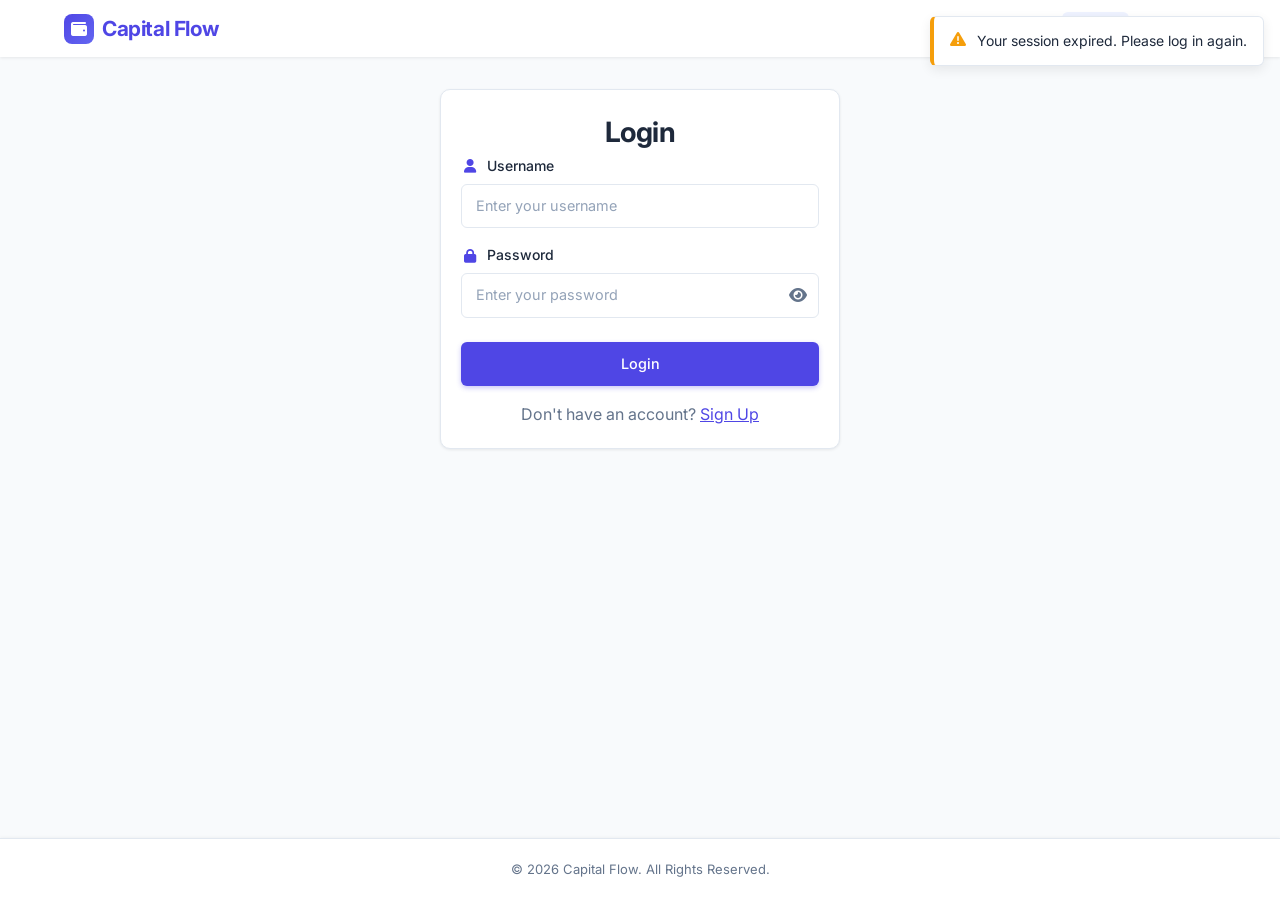
<file: index.html>
<!DOCTYPE html>
<html lang="en">

<head>
    <meta charset="UTF-8">
    <meta name="viewport" content="width=device-width, initial-scale=1.0">
    <meta name="description" content="Capital Flow — track your expenses, stay on budget and understand your spending.">
    <title>Dashboard - Capital Flow</title>
    <link rel="icon"
        href="data:image/svg+xml,%3Csvg xmlns='http://www.w3.org/2000/svg' viewBox='0 0 32 32'%3E%3Crect width='32' height='32' rx='8' fill='%234f46e5'/%3E%3Ctext x='16' y='22' font-size='17' font-weight='bold' text-anchor='middle' fill='white' font-family='Arial'%3E%E2%82%B9%3C/text%3E%3C/svg%3E">
    <link rel="stylesheet" href="styles/modern.css">
    <link rel="preconnect" href="https://fonts.googleapis.com">
    <link rel="preconnect" href="https://fonts.gstatic.com" crossorigin>
    <link href="https://fonts.googleapis.com/css2?family=Inter:wght@400;500;600;700&display=swap" rel="stylesheet">
    <link rel="stylesheet" href="https://cdnjs.cloudflare.com/ajax/libs/font-awesome/6.5.2/css/all.min.css">
</head>

<body>
    <header class="main-header">
        <div class="container header-content">
            <a href="index.html" class="logo"><i class="fas fa-wallet"></i> Capital Flow</a>
            <button class="mobile-menu-toggle" aria-label="Toggle navigation">
                <i class="fas fa-bars"></i>
            </button>
            <nav class="main-nav" aria-label="Main navigation">
                <ul>
                    <li><a href="index.html" class="active">Dashboard</a></li>
                    <li><a href="add-expense.html">Add Expense</a></li>
                    <li><a href="view-expense.html">View Expenses</a></li>
                    <li class="nav-user" hidden><i class="fas fa-user"></i> <span class="nav-user-name"></span></li>
                    <li><a href="login.html" data-action="logout"><i class="fas fa-right-from-bracket"></i> Logout</a></li>
                </ul>
            </nav>
        </div>
    </header>

    <main class="main-content">
        <div class="container">
            <div class="dashboard-greeting">
                <h1>Hi, <span id="user-name">friend</span></h1>
                <p>Here is your financial overview.</p>
            </div>

            <div class="stats-grid">
                <div class="stat-card">
                    <div class="stat-icon primary"><i class="fas fa-wallet"></i></div>
                    <div>
                        <div class="stat-label">Total Spend</div>
                        <div class="stat-value" id="stat-total">₹0.00</div>
                        <div class="stat-sub"></div>
                    </div>
                </div>
                <div class="stat-card">
                    <div class="stat-icon success"><i class="fas fa-calendar-check"></i></div>
                    <div>
                        <div class="stat-label">This Month</div>
                        <div class="stat-value" id="stat-month">₹0.00</div>
                        <div class="stat-sub"></div>
                    </div>
                </div>
                <div class="stat-card">
                    <div class="stat-icon info"><i class="fas fa-receipt"></i></div>
                    <div>
                        <div class="stat-label">Expenses</div>
                        <div class="stat-value" id="stat-count">0</div>
                        <div class="stat-sub"></div>
                    </div>
                </div>
                <div class="stat-card">
                    <div class="stat-icon warning"><i class="fas fa-bullseye"></i></div>
                    <div>
                        <div class="stat-label">Budget</div>
                        <div class="stat-value" id="stat-budget">—</div>
                        <div class="stat-sub"></div>
                    </div>
                </div>
            </div>

            <div class="dashboard-grid">
                <div class="card">
                    <h2 class="card-title"><i class="fas fa-chart-pie"></i> Spending by Category</h2>
                    <p class="card-subtitle">Everything you have spent so far, by category.</p>
                    <div class="donut-wrap">
                        <div class="donut-chart" id="category-donut">
                            <div class="donut-center">
                                <strong id="donut-total">₹0</strong>
                                <span>total</span>
                            </div>
                        </div>
                        <div class="category-list" id="category-list"></div>
                    </div>
                </div>

                <div class="card">
                    <h2 class="card-title"><i class="fas fa-chart-column"></i> Monthly Spending</h2>
                    <p class="card-subtitle">Your last six months at a glance.</p>
                    <div id="monthly-chart" class="bar-chart"></div>
                </div>
            </div>

            <div class="dashboard-grid">
                <div class="card">
                    <div class="flex justify-between items-center gap-2 mb-2">
                        <div>
                            <h2 class="card-title"><i class="fas fa-clock-rotate-left"></i> Recent Expenses</h2>
                            <p class="card-subtitle" style="margin-bottom:0">Your latest five entries.</p>
                        </div>
                        <a href="view-expense.html" class="btn btn-outline btn-sm">View all</a>
                    </div>
                    <div id="recent-expenses"></div>
                </div>

                <div class="card">
                    <h2 class="card-title"><i class="fas fa-bullseye"></i> Monthly Budget</h2>
                    <p class="card-subtitle">Keep this month's spending within your target.</p>
                    <div class="budget-row">
                        <div class="form-group">
                            <label for="budget-input">Budget amount (₹)</label>
                            <input type="number" id="budget-input" class="form-control" min="0" step="0.01"
                                inputmode="decimal" placeholder="e.g., 20000">
                        </div>
                        <button id="save-budget" class="btn btn-primary"><i class="fas fa-save"></i> Save</button>
                    </div>
                    <div class="budget-progress">
                        <div id="budget-bar" class="budget-progress-fill"></div>
                    </div>
                    <p id="budget-status" class="budget-status"></p>
                </div>
            </div>
        </div>
    </main>

    <footer class="main-footer">
        <div class="container">
            <p>&copy; <span class="current-year">2024</span> Capital Flow. All Rights Reserved.</p>
        </div>
    </footer>

    <script src="scripts/common.js"></script>
    <script src="scripts/dashboard.js"></script>
</body>

</html>
</file>
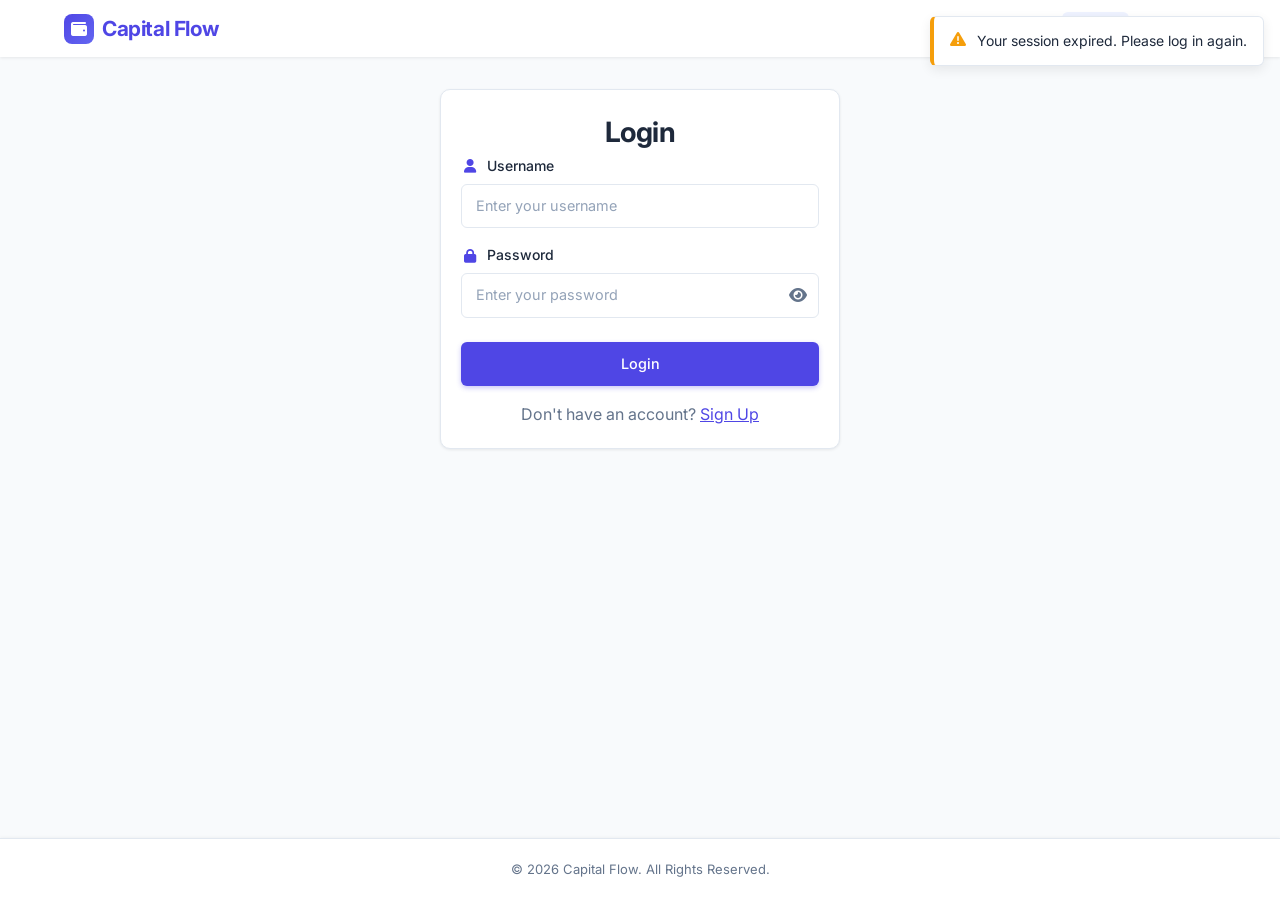
<file: add-expense.html>
<!DOCTYPE html>
<html lang="en">

<head>
    <meta charset="UTF-8">
    <meta name="viewport" content="width=device-width, initial-scale=1.0">
    <meta name="description" content="Add a new expense to Capital Flow.">
    <title>Add Expense - Capital Flow</title>
    <link rel="icon"
        href="data:image/svg+xml,%3Csvg xmlns='http://www.w3.org/2000/svg' viewBox='0 0 32 32'%3E%3Crect width='32' height='32' rx='8' fill='%234f46e5'/%3E%3Ctext x='16' y='22' font-size='17' font-weight='bold' text-anchor='middle' fill='white' font-family='Arial'%3E%E2%82%B9%3C/text%3E%3C/svg%3E">
    <link rel="stylesheet" href="styles/modern.css">
    <link rel="preconnect" href="https://fonts.googleapis.com">
    <link rel="preconnect" href="https://fonts.gstatic.com" crossorigin>
    <link href="https://fonts.googleapis.com/css2?family=Inter:wght@400;500;600;700&display=swap" rel="stylesheet">
    <link rel="stylesheet" href="https://cdnjs.cloudflare.com/ajax/libs/font-awesome/6.5.2/css/all.min.css">
</head>

<body>
    <header class="main-header">
        <div class="container header-content">
            <a href="index.html" class="logo"><i class="fas fa-wallet"></i> Capital Flow</a>
            <button class="mobile-menu-toggle" aria-label="Toggle navigation">
                <i class="fas fa-bars"></i>
            </button>
            <nav class="main-nav" aria-label="Main navigation">
                <ul>
                    <li><a href="index.html">Dashboard</a></li>
                    <li><a href="add-expense.html" class="active">Add Expense</a></li>
                    <li><a href="view-expense.html">View Expenses</a></li>
                    <li class="nav-user" hidden><i class="fas fa-user"></i> <span class="nav-user-name"></span></li>
                    <li><a href="login.html" data-action="logout"><i class="fas fa-right-from-bracket"></i> Logout</a></li>
                </ul>
            </nav>
        </div>
    </header>

    <main class="main-content">
        <div class="container">
            <div class="form-card">
                <div class="form-header">
                    <h1><i class="fas fa-circle-plus"></i> Add New Expense</h1>
                    <p>Track your spending by adding expenses below</p>
                </div>

                <form id="expense-form" novalidate>
                    <div class="form-grid">
                        <div class="form-group">
                            <label for="expense"><i class="fas fa-tag"></i> Expense Name</label>
                            <input type="text" id="expense" class="form-control" maxlength="120"
                                placeholder="e.g., Groceries" autocomplete="off" required>
                            <small class="input-error" id="expense-error"></small>
                        </div>

                        <div class="form-group">
                            <label for="category"><i class="fas fa-list"></i> Category</label>
                            <select id="category" class="form-control" required>
                                <option value="">Select a category</option>
                                <option value="Food & Dining">Food &amp; Dining</option>
                                <option value="Transportation">Transportation</option>
                                <option value="Housing">Housing</option>
                                <option value="Utilities">Utilities</option>
                                <option value="Healthcare">Healthcare</option>
                                <option value="Entertainment">Entertainment</option>
                                <option value="Shopping">Shopping</option>
                                <option value="Education">Education</option>
                                <option value="Personal Care">Personal Care</option>
                                <option value="Travel">Travel</option>
                                <option value="Gifts & Donations">Gifts &amp; Donations</option>
                                <option value="Investments">Investments</option>
                                <option value="Other">Other</option>
                            </select>
                            <small class="input-error" id="category-error"></small>
                        </div>

                        <div class="form-group">
                            <label for="amount"><i class="fas fa-indian-rupee-sign"></i> Amount</label>
                            <div class="amount-input-wrap">
                                <input type="number" id="amount" class="form-control" placeholder="0.00" min="0.01"
                                    step="0.01" inputmode="decimal" required>
                            </div>
                            <small class="input-error" id="amount-error"></small>
                        </div>

                        <div class="form-group">
                            <label for="date"><i class="fas fa-calendar"></i> Date</label>
                            <input type="date" id="date" class="form-control" required>
                            <small class="input-error" id="date-error"></small>
                        </div>

                        <div class="form-group">
                            <label for="time"><i class="fas fa-clock"></i> Time</label>
                            <input type="time" id="time" class="form-control" required>
                            <small class="input-error" id="time-error"></small>
                        </div>
                    </div>

                    <div class="form-actions">
                        <button type="submit" class="btn btn-primary btn-block btn-lg">
                            <i class="fas fa-save"></i> Save Expense
                        </button>
                        <a href="view-expense.html" class="btn btn-outline btn-block btn-lg">
                            <i class="fas fa-list"></i> View All Expenses
                        </a>
                    </div>
                </form>
            </div>
        </div>
    </main>

    <footer class="main-footer">
        <div class="container">
            <p>&copy; <span class="current-year">2024</span> Capital Flow. All Rights Reserved.</p>
        </div>
    </footer>

    <script src="scripts/common.js"></script>
    <script src="scripts/add-expense.js"></script>
</body>

</html>
</file>
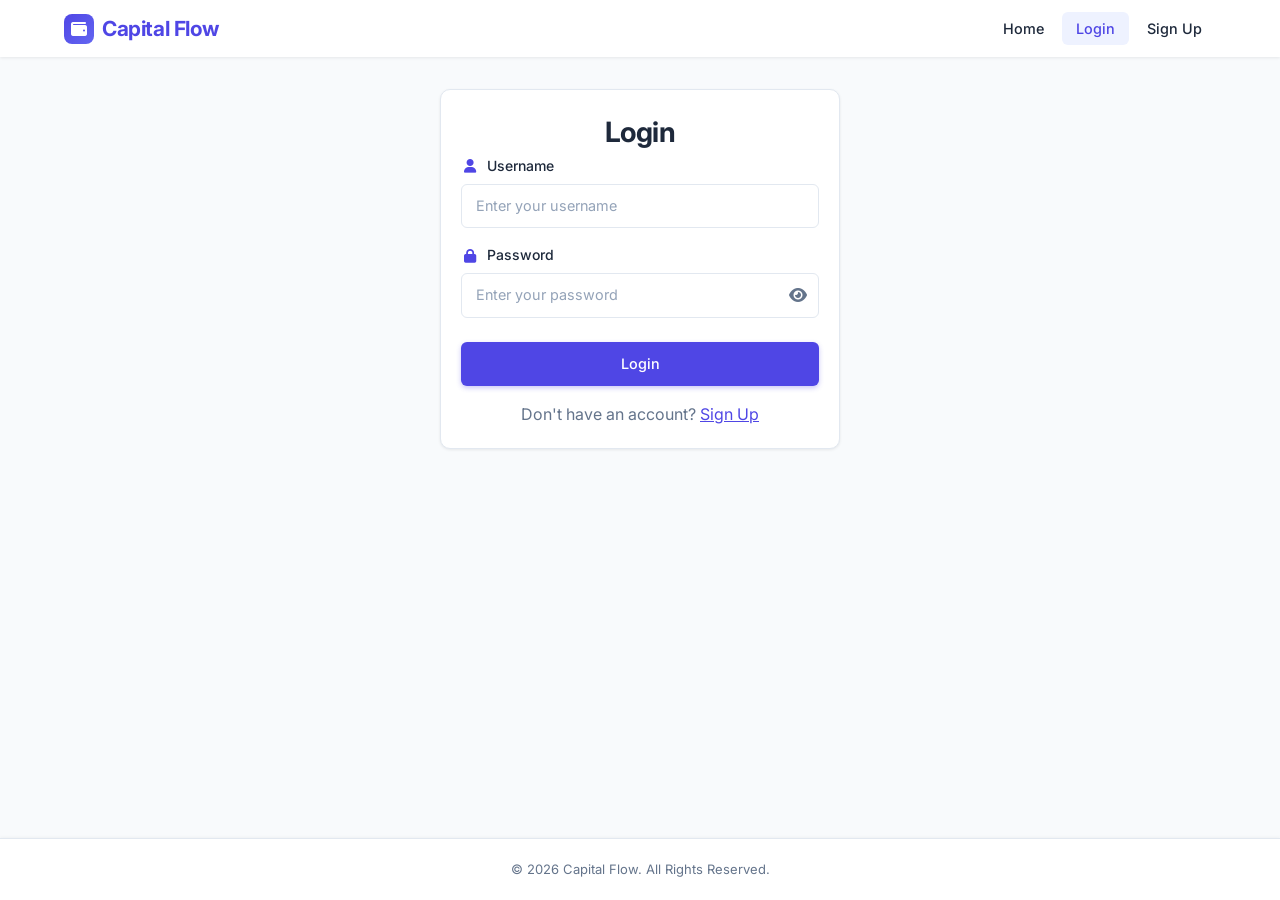
<file: login.html>
<!DOCTYPE html>
<html lang="en">

<head>
    <meta charset="UTF-8">
    <meta name="viewport" content="width=device-width, initial-scale=1.0">
    <meta name="description" content="Log in to Capital Flow to manage your expenses.">
    <title>Login - Capital Flow</title>
    <link rel="icon"
        href="data:image/svg+xml,%3Csvg xmlns='http://www.w3.org/2000/svg' viewBox='0 0 32 32'%3E%3Crect width='32' height='32' rx='8' fill='%234f46e5'/%3E%3Ctext x='16' y='22' font-size='17' font-weight='bold' text-anchor='middle' fill='white' font-family='Arial'%3E%E2%82%B9%3C/text%3E%3C/svg%3E">
    <link rel="stylesheet" href="styles/modern.css">
    <link rel="preconnect" href="https://fonts.googleapis.com">
    <link rel="preconnect" href="https://fonts.gstatic.com" crossorigin>
    <link href="https://fonts.googleapis.com/css2?family=Inter:wght@400;500;600;700&display=swap" rel="stylesheet">
    <link rel="stylesheet" href="https://cdnjs.cloudflare.com/ajax/libs/font-awesome/6.5.2/css/all.min.css">
</head>

<body>
    <header class="main-header">
        <div class="container header-content">
            <a href="index.html" class="logo"><i class="fas fa-wallet"></i> Capital Flow</a>
            <button class="mobile-menu-toggle" aria-label="Toggle navigation">
                <i class="fas fa-bars"></i>
            </button>
            <nav class="main-nav" aria-label="Main navigation">
                <ul>
                    <li><a href="index.html">Home</a></li>
                    <li><a href="login.html" class="active">Login</a></li>
                    <li><a href="signup.html">Sign Up</a></li>
                </ul>
            </nav>
        </div>
    </header>

    <main class="main-content">
        <div class="container">
            <div class="card mx-auto mt-3" style="max-width: 400px;">
                <h1 class="page-title text-center">Login</h1>
                <form class="login-form" novalidate>
                    <div class="form-group">
                        <label for="username"><i class="fas fa-user"></i> Username</label>
                        <input type="text" id="username" class="form-control" placeholder="Enter your username"
                            autocomplete="username" required>
                        <small class="input-error" id="username-error"></small>
                    </div>
                    <div class="form-group">
                        <label for="password"><i class="fas fa-lock"></i> Password</label>
                        <div class="password-wrapper">
                            <input type="password" id="password" class="form-control"
                                placeholder="Enter your password" autocomplete="current-password" required>
                            <button type="button" class="toggle-pass" aria-label="Show password"
                                aria-pressed="false"><i class="fas fa-eye"></i></button>
                        </div>
                        <small class="input-error" id="password-error"></small>
                    </div>
                    <button type="submit" class="btn btn-primary w-100 mt-2">Login</button>
                    <p class="text-center mt-3 muted">Don't have an account? <a href="signup.html">Sign Up</a></p>
                </form>
            </div>
        </div>
    </main>

    <footer class="main-footer">
        <div class="container">
            <p>&copy; <span class="current-year">2024</span> Capital Flow. All Rights Reserved.</p>
        </div>
    </footer>

    <script src="scripts/common.js"></script>
    <script src="scripts/login.js"></script>
</body>

</html>
</file>
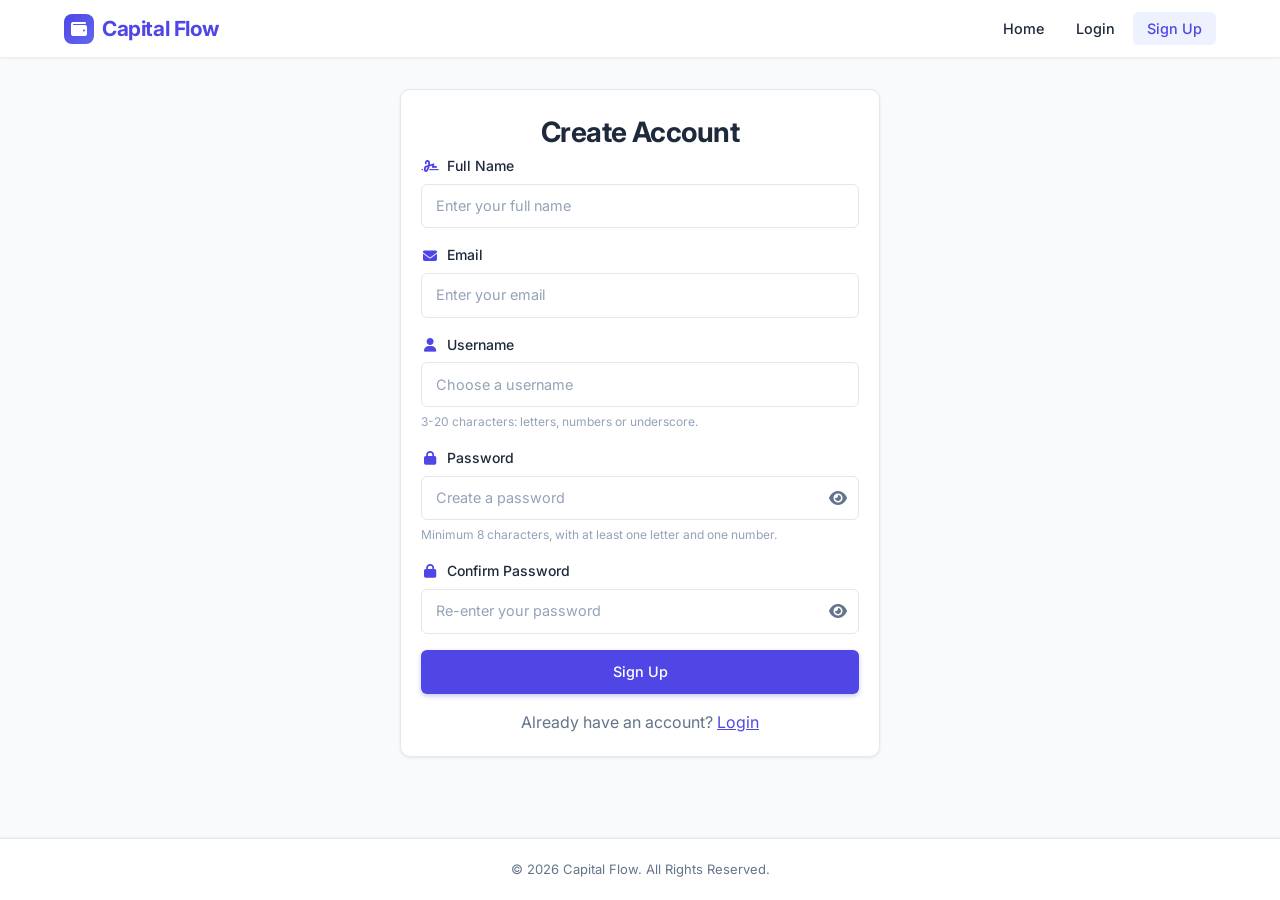
<file: signup.html>
<!DOCTYPE html>
<html lang="en">

<head>
    <meta charset="UTF-8">
    <meta name="viewport" content="width=device-width, initial-scale=1.0">
    <meta name="description" content="Create a free Capital Flow account to start tracking expenses.">
    <title>Sign Up - Capital Flow</title>
    <link rel="icon"
        href="data:image/svg+xml,%3Csvg xmlns='http://www.w3.org/2000/svg' viewBox='0 0 32 32'%3E%3Crect width='32' height='32' rx='8' fill='%234f46e5'/%3E%3Ctext x='16' y='22' font-size='17' font-weight='bold' text-anchor='middle' fill='white' font-family='Arial'%3E%E2%82%B9%3C/text%3E%3C/svg%3E">
    <link rel="stylesheet" href="styles/modern.css">
    <link rel="preconnect" href="https://fonts.googleapis.com">
    <link rel="preconnect" href="https://fonts.gstatic.com" crossorigin>
    <link href="https://fonts.googleapis.com/css2?family=Inter:wght@400;500;600;700&display=swap" rel="stylesheet">
    <link rel="stylesheet" href="https://cdnjs.cloudflare.com/ajax/libs/font-awesome/6.5.2/css/all.min.css">
</head>

<body>
    <header class="main-header">
        <div class="container header-content">
            <a href="index.html" class="logo"><i class="fas fa-wallet"></i> Capital Flow</a>
            <button class="mobile-menu-toggle" aria-label="Toggle navigation">
                <i class="fas fa-bars"></i>
            </button>
            <nav class="main-nav" aria-label="Main navigation">
                <ul>
                    <li><a href="index.html">Home</a></li>
                    <li><a href="login.html">Login</a></li>
                    <li><a href="signup.html" class="active">Sign Up</a></li>
                </ul>
            </nav>
        </div>
    </header>

    <main class="main-content">
        <div class="container">
            <div class="card mx-auto mt-3" style="max-width: 480px;">
                <h1 class="page-title text-center">Create Account</h1>
                <form class="signup-form" novalidate>
                    <div class="form-group">
                        <label for="name"><i class="fas fa-signature"></i> Full Name</label>
                        <input type="text" id="name" class="form-control" placeholder="Enter your full name"
                            autocomplete="name" required>
                        <small class="input-error" id="name-error"></small>
                    </div>
                    <div class="form-group">
                        <label for="email"><i class="fas fa-envelope"></i> Email</label>
                        <input type="email" id="email" class="form-control" placeholder="Enter your email"
                            autocomplete="email" required>
                        <small class="input-error" id="email-error"></small>
                    </div>
                    <div class="form-group">
                        <label for="username"><i class="fas fa-user"></i> Username</label>
                        <input type="text" id="username" class="form-control" placeholder="Choose a username"
                            autocomplete="username" required>
                        <small class="input-error" id="username-error"></small>
                        <small class="form-hint">3-20 characters: letters, numbers or underscore.</small>
                    </div>
                    <div class="form-group">
                        <label for="password"><i class="fas fa-lock"></i> Password</label>
                        <div class="password-wrapper">
                            <input type="password" id="password" class="form-control" placeholder="Create a password"
                                autocomplete="new-password" required>
                            <button type="button" class="toggle-pass" aria-label="Show password"
                                aria-pressed="false"><i class="fas fa-eye"></i></button>
                        </div>
                        <small class="input-error" id="password-error"></small>
                        <small class="form-hint">Minimum 8 characters, with at least one letter and one number.</small>
                    </div>
                    <div class="form-group">
                        <label for="confirmPassword"><i class="fas fa-lock"></i> Confirm Password</label>
                        <div class="password-wrapper">
                            <input type="password" id="confirmPassword" class="form-control"
                                placeholder="Re-enter your password" autocomplete="new-password" required>
                            <button type="button" class="toggle-pass" aria-label="Show password"
                                aria-pressed="false"><i class="fas fa-eye"></i></button>
                        </div>
                        <small class="input-error" id="confirmPassword-error"></small>
                    </div>
                    <button type="submit" class="btn btn-primary w-100">Sign Up</button>
                    <p class="text-center mt-3 muted">Already have an account? <a href="login.html">Login</a></p>
                </form>
            </div>
        </div>
    </main>

    <footer class="main-footer">
        <div class="container">
            <p>&copy; <span class="current-year">2024</span> Capital Flow. All Rights Reserved.</p>
        </div>
    </footer>

    <script src="scripts/common.js"></script>
    <script src="scripts/signup.js"></script>
</body>

</html>
</file>
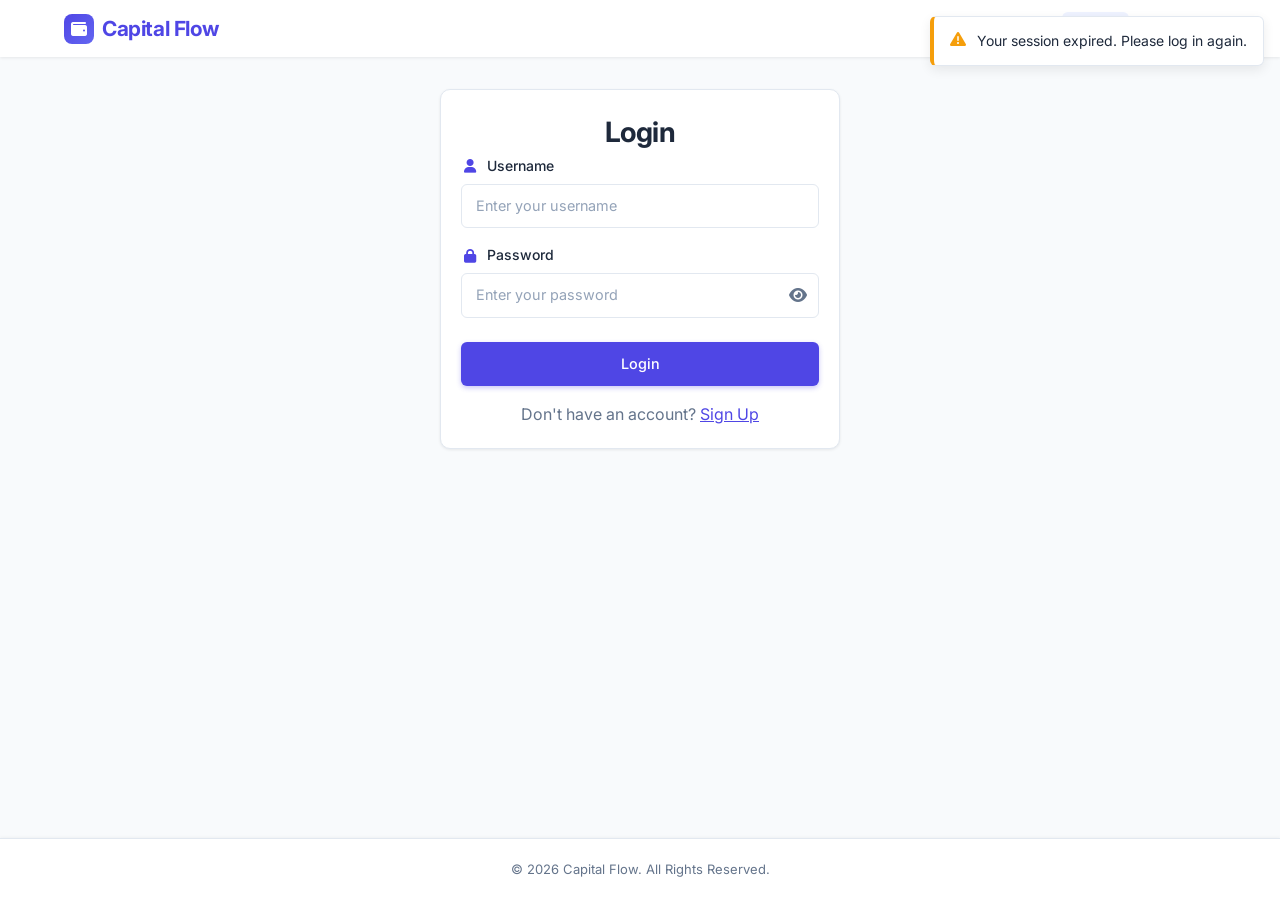
<file: view-expense.html>
<!DOCTYPE html>
<html lang="en">

<head>
    <meta charset="UTF-8">
    <meta name="viewport" content="width=device-width, initial-scale=1.0">
    <meta name="description" content="Search, filter, sort and export your Capital Flow expenses.">
    <title>View Expenses - Capital Flow</title>
    <link rel="icon"
        href="data:image/svg+xml,%3Csvg xmlns='http://www.w3.org/2000/svg' viewBox='0 0 32 32'%3E%3Crect width='32' height='32' rx='8' fill='%234f46e5'/%3E%3Ctext x='16' y='22' font-size='17' font-weight='bold' text-anchor='middle' fill='white' font-family='Arial'%3E%E2%82%B9%3C/text%3E%3C/svg%3E">
    <link rel="stylesheet" href="styles/modern.css">
    <link rel="preconnect" href="https://fonts.googleapis.com">
    <link rel="preconnect" href="https://fonts.gstatic.com" crossorigin>
    <link href="https://fonts.googleapis.com/css2?family=Inter:wght@400;500;600;700&display=swap" rel="stylesheet">
    <link rel="stylesheet" href="https://cdnjs.cloudflare.com/ajax/libs/font-awesome/6.5.2/css/all.min.css">
</head>

<body>
    <header class="main-header">
        <div class="container header-content">
            <a href="index.html" class="logo"><i class="fas fa-wallet"></i> Capital Flow</a>
            <button class="mobile-menu-toggle" aria-label="Toggle navigation">
                <i class="fas fa-bars"></i>
            </button>
            <nav class="main-nav" aria-label="Main navigation">
                <ul>
                    <li><a href="index.html">Dashboard</a></li>
                    <li><a href="add-expense.html">Add Expense</a></li>
                    <li><a href="view-expense.html" class="active">View Expenses</a></li>
                    <li class="nav-user" hidden><i class="fas fa-user"></i> <span class="nav-user-name"></span></li>
                    <li><a href="login.html" data-action="logout"><i class="fas fa-right-from-bracket"></i> Logout</a></li>
                </ul>
            </nav>
        </div>
    </header>

    <main class="main-content">
        <div class="container">
            <div class="page-head">
                <div>
                    <h1 class="page-title">Your Expenses</h1>
                    <p class="page-subtitle" id="filter-summary"></p>
                </div>
                <div class="page-actions">
                    <a href="add-expense.html" class="btn btn-primary"><i class="fas fa-plus"></i> Add Expense</a>
                </div>
            </div>

            <div class="card filter-bar">
                <div class="search-container">
                    <i class="fas fa-magnifying-glass"></i>
                    <input type="text" id="search" class="form-control search-input" placeholder="Search expenses..."
                        autocomplete="off">
                </div>
                <select id="category-filter" class="form-control filter-select" aria-label="Filter by category">
                    <option value="all">All Categories</option>
                </select>
                <button id="clear-filters" class="btn btn-ghost" hidden><i class="fas fa-rotate-left"></i> Clear</button>
                <button class="btn btn-secondary export-btn"><i class="fas fa-file-export"></i> Export CSV</button>
            </div>

            <div class="card expense-table-card">
                <div class="table-responsive">
                    <table id="expense-table">
                        <thead>
                            <tr>
                                <th class="sortable" data-sort="expense">Expense <i class="fas sort-icon fa-sort"></i></th>
                                <th class="sortable" data-sort="category">Category <i class="fas sort-icon fa-sort"></i></th>
                                <th class="sortable" data-sort="amount">Amount <i class="fas sort-icon fa-sort"></i></th>
                                <th class="sortable" data-sort="date">Date <i class="fas sort-icon fa-sort"></i></th>
                                <th class="sortable" data-sort="time">Time <i class="fas sort-icon fa-sort"></i></th>
                                <th>Actions</th>
                            </tr>
                        </thead>
                        <tbody>
                            <!-- Expenses loaded by scripts/view-expense.js -->
                        </tbody>
                    </table>
                </div>
                <div class="table-summary">
                    <div class="table-count"><i class="fas fa-receipt"></i> <span id="expense-count"></span></div>
                    <div class="total-expenses">
                        <span>Total:</span>
                        <span id="total-amount">₹0.00</span>
                    </div>
                </div>
            </div>
        </div>
    </main>

    <footer class="main-footer">
        <div class="container">
            <p>&copy; <span class="current-year">2024</span> Capital Flow. All Rights Reserved.</p>
        </div>
    </footer>

    <script src="scripts/common.js"></script>
    <script src="scripts/view-expense.js"></script>
</body>

</html>
</file>
<file: styles/modern.css>
/* ==========================================================================
   Capital Flow — Global Stylesheet
   --------------------------------------------------------------------------
   Design tokens, layout, components and responsive behaviour for the whole
   application. Organized by section for maintainability.
   ========================================================================== */

/* ===== Design Tokens ===== */
:root {
    --primary-color: #4f46e5;
    --primary-light: #6366f1;
    --primary-dark: #4338ca;
    --primary-soft: #eef2ff;

    --secondary-color: #10b981;
    --secondary-dark: #059669;
    --secondary-soft: #ecfdf5;

    --danger-color: #ef4444;
    --danger-dark: #dc2626;
    --danger-soft: #fef2f2;

    --warning-color: #f59e0b;
    --warning-soft: #fffbeb;

    --info-color: #0284c7;
    --info-soft: #f0f9ff;

    --background-color: #f8fafc;
    --surface-color: #ffffff;
    --text-color: #1e293b;
    --text-muted: #64748b;
    --text-faint: #94a3b8;
    --border-color: #e2e8f0;
    --border-dark: #cbd5e1;

    --shadow-sm: 0 1px 3px rgba(0, 0, 0, 0.08);
    --shadow-md: 0 4px 12px rgba(0, 0, 0, 0.08);
    --shadow-lg: 0 12px 32px rgba(0, 0, 0, 0.12);

    --radius-sm: 0.375rem;
    --radius-md: 0.625rem;
    --radius-lg: 0.875rem;

    --font-body: 'Inter', system-ui, -apple-system, 'Segoe UI', sans-serif;
    --transition: all 0.2s ease;
}

/* ===== Reset ===== */
*,
*::before,
*::after {
    box-sizing: border-box;
    margin: 0;
    padding: 0;
}

html {
    -webkit-text-size-adjust: 100%;
}

/* ===== Base ===== */
body {
    font-family: var(--font-body);
    background-color: var(--background-color);
    color: var(--text-color);
    line-height: 1.6;
    display: flex;
    flex-direction: column;
    min-height: 100vh;
}

img {
    max-width: 100%;
    display: block;
}

button,
input,
select,
textarea {
    font: inherit;
    color: inherit;
}

a {
    color: var(--primary-color);
}

.container {
    width: 100%;
    max-width: 1200px;
    margin: 0 auto;
    padding: 0 1rem;
}

main.main-content {
    flex: 1;
    width: 100%;
    padding: 1rem 0 2.5rem;
}

:focus-visible {
    outline: 2px solid var(--primary-color);
    outline-offset: 2px;
}

/* ===== Header & Navigation ===== */
.main-header {
    background-color: var(--surface-color);
    box-shadow: var(--shadow-sm);
    position: sticky;
    top: 0;
    z-index: 100;
    padding: 0.75rem 0;
}

.header-content {
    display: flex;
    justify-content: space-between;
    align-items: center;
    gap: 1rem;
}

.logo {
    font-size: 1.3rem;
    font-weight: 700;
    color: var(--primary-color);
    text-decoration: none;
    letter-spacing: -0.02em;
    display: inline-flex;
    align-items: center;
    gap: 0.5rem;
}

.logo i {
    font-size: 1rem;
    background: linear-gradient(135deg, var(--primary-color), var(--primary-light));
    color: #fff;
    width: 30px;
    height: 30px;
    display: inline-flex;
    align-items: center;
    justify-content: center;
    border-radius: 8px;
}

.main-nav ul {
    display: flex;
    align-items: center;
    list-style: none;
    gap: 0.25rem;
}

.nav-user {
    display: inline-flex;
    align-items: center;
    gap: 0.4rem;
    font-size: 0.875rem;
    font-weight: 500;
    color: var(--text-muted);
    padding: 0.5rem 0.75rem;
    background: var(--background-color);
    border-radius: 999px;
    border: 1px solid var(--border-color);
    white-space: nowrap;
}

.main-nav a {
    text-decoration: none;
    color: var(--text-color);
    font-weight: 500;
    font-size: 0.875rem;
    transition: var(--transition);
    padding: 0.5rem 0.875rem;
    border-radius: var(--radius-sm);
}

.main-nav a:hover {
    color: var(--primary-color);
    background-color: var(--primary-soft);
}

.main-nav a.active {
    color: var(--primary-color);
    background-color: var(--primary-soft);
}

.main-nav .logout-link {
    color: var(--danger-color);
}

.main-nav .logout-link:hover {
    background-color: var(--danger-soft);
    color: var(--danger-dark);
}

.mobile-menu-toggle {
    display: none;
    background: none;
    border: 1px solid var(--border-color);
    border-radius: var(--radius-sm);
    color: var(--text-color);
    font-size: 1.25rem;
    padding: 0.45rem 0.7rem;
    cursor: pointer;
    line-height: 1;
}

/* ===== Buttons ===== */
.btn {
    display: inline-flex;
    align-items: center;
    justify-content: center;
    gap: 0.5rem;
    padding: 0.7rem 1.25rem;
    border-radius: var(--radius-sm);
    font-family: var(--font-body);
    font-weight: 500;
    font-size: 0.9rem;
    line-height: 1.4;
    text-align: center;
    text-decoration: none;
    cursor: pointer;
    transition: var(--transition);
    border: 1px solid transparent;
    white-space: nowrap;
    user-select: none;
    -webkit-tap-highlight-color: transparent;
}

.btn:active {
    transform: scale(0.98);
}

.btn:focus-visible {
    outline: 2px solid var(--primary-color);
    outline-offset: 2px;
}

.btn:disabled,
.btn.disabled {
    opacity: 0.55;
    cursor: not-allowed;
}

.btn:disabled:active,
.btn.disabled:active {
    transform: none;
}

.btn-primary {
    background-color: var(--primary-color);
    color: #fff;
    box-shadow: 0 2px 5px rgba(79, 70, 229, 0.3);
}

.btn-primary:hover:not(:disabled) {
    background-color: var(--primary-dark);
    box-shadow: 0 4px 10px rgba(79, 70, 229, 0.35);
}

.btn-secondary {
    background-color: var(--secondary-color);
    color: #fff;
    box-shadow: 0 2px 5px rgba(16, 185, 129, 0.3);
}

.btn-secondary:hover:not(:disabled) {
    background-color: var(--secondary-dark);
    box-shadow: 0 4px 10px rgba(16, 185, 129, 0.35);
}

.btn-outline {
    background-color: transparent;
    border-color: var(--border-dark);
    color: var(--text-color);
}

.btn-outline:hover:not(:disabled) {
    background-color: var(--background-color);
    border-color: var(--text-faint);
}

.btn-ghost {
    background-color: transparent;
    color: var(--text-muted);
}

.btn-ghost:hover:not(:disabled) {
    background-color: var(--background-color);
    color: var(--text-color);
}

.btn-danger {
    background-color: var(--danger-color);
    color: #fff;
}

.btn-danger:hover:not(:disabled) {
    background-color: var(--danger-dark);
}

.btn-block {
    width: 100%;
}

/* Size variants share the same line-height/vertical rhythm as .form-control */
.btn-sm {
    padding: 0.45rem 0.85rem;
    font-size: 0.8125rem;
}

.btn-lg {
    padding: 0.9rem 1.5rem;
    font-size: 1rem;
}

/* ===== Cards ===== */
.card {
    background-color: var(--surface-color);
    border-radius: var(--radius-md);
    box-shadow: var(--shadow-sm);
    border: 1px solid var(--border-color);
    padding: 1.25rem;
}

.card-title {
    font-size: 1.05rem;
    font-weight: 600;
    margin-bottom: 0.25rem;
    display: flex;
    align-items: center;
    gap: 0.5rem;
}

.card-title i {
    color: var(--primary-color);
}

.card-subtitle {
    font-size: 0.8125rem;
    color: var(--text-muted);
    margin-bottom: 1rem;
}

/* ===== Page headers ===== */
.page-head {
    display: flex;
    flex-wrap: wrap;
    align-items: center;
    justify-content: space-between;
    gap: 1rem;
    margin-bottom: 1.25rem;
}

.page-title {
    font-size: 1.5rem;
    font-weight: 700;
    color: var(--text-color);
    letter-spacing: -0.02em;
}

.page-subtitle {
    font-size: 0.875rem;
    color: var(--text-muted);
}

.page-actions {
    display: flex;
    flex-wrap: wrap;
    align-items: center;
    justify-content: flex-end;
    gap: 0.5rem;
}

/* ===== Forms ===== */
.form-group {
    margin-bottom: 1rem;
}

.form-group label {
    display: flex;
    align-items: center;
    gap: 0.5rem;
    margin-bottom: 0.4rem;
    font-weight: 500;
    font-size: 0.875rem;
    color: var(--text-color);
}

.form-group label i {
    color: var(--primary-color);
    width: 18px;
    text-align: center;
}

.form-control {
    width: 100%;
    padding: 0.7rem 0.85rem;
    border: 1px solid var(--border-color);
    border-radius: var(--radius-sm);
    font-size: 0.9rem;
    line-height: 1.4;
    background-color: var(--surface-color);
    transition: border-color 0.15s ease, box-shadow 0.15s ease;
}

.form-control::placeholder {
    color: var(--text-faint);
}

.form-control:focus {
    outline: none;
    border-color: var(--primary-color);
    box-shadow: 0 0 0 3px rgba(79, 70, 229, 0.12);
}

.form-control.is-invalid {
    border-color: var(--danger-color);
    box-shadow: 0 0 0 3px rgba(239, 68, 68, 0.1);
}

select.form-control {
    appearance: none;
    background-image: url("data:image/svg+xml,%3Csvg xmlns='http://www.w3.org/2000/svg' width='16' height='16' fill='%2364748b' viewBox='0 0 16 16'%3E%3Cpath d='M7.247 11.14 2.451 5.658C1.885 5.013 2.345 4 3.204 4h9.592a1 1 0 0 1 .753 1.659l-4.796 5.48a1 1 0 0 1-1.506 0z'/%3E%3C/svg%3E");
    background-repeat: no-repeat;
    background-position: right 0.7rem center;
    background-size: 12px 12px;
    padding-right: 2.2rem;
    cursor: pointer;
}

.input-error {
    display: block;
    color: var(--danger-color);
    font-size: 0.75rem;
    margin-top: 0.3rem;
    min-height: 0;
    visibility: hidden;
}

.input-error.show {
    visibility: visible;
}

.form-hint {
    display: block;
    color: var(--text-faint);
    font-size: 0.75rem;
    margin-top: 0.3rem;
}

/* Password visibility toggle */
.password-wrapper {
    position: relative;
}

.password-wrapper .form-control {
    padding-right: 2.8rem;
}

.toggle-pass {
    position: absolute;
    right: 0.5rem;
    top: 50%;
    transform: translateY(-50%);
    background: none;
    border: none;
    color: var(--text-muted);
    font-size: 1rem;
    cursor: pointer;
    padding: 0.25rem;
    line-height: 1;
}

.toggle-pass:hover {
    color: var(--text-color);
}

/* Form card layout */
.form-card {
    max-width: 620px;
    margin: 0 auto;
    padding: 2rem;
    border-radius: var(--radius-lg);
    box-shadow: var(--shadow-md);
    background-color: var(--surface-color);
    border: 1px solid var(--border-color);
}

.form-header {
    text-align: center;
    margin-bottom: 1.75rem;
}

.form-header h1 {
    font-size: 1.5rem;
    color: var(--text-color);
    margin-bottom: 0.35rem;
    display: flex;
    align-items: center;
    justify-content: center;
    gap: 0.6rem;
}

.form-header h1 i {
    color: var(--primary-color);
}

.form-header p {
    color: var(--text-muted);
    font-size: 0.9rem;
}

.form-grid {
    display: grid;
    grid-template-columns: 1fr;
    gap: 1.1rem 1.25rem;
    margin-bottom: 1.5rem;
}

.amount-input-wrap {
    position: relative;
}

.amount-input-wrap::before {
    content: "\20B9";
    position: absolute;
    left: 0.85rem;
    top: 50%;
    transform: translateY(-50%);
    color: var(--text-muted);
    font-weight: 500;
    z-index: 1;
}

.amount-input-wrap .form-control {
    padding-left: 2rem;
}

.form-actions {
    display: flex;
    flex-direction: column;
    gap: 0.85rem;
}

/* ===== Landing (legacy public page) ===== */
.hero-card {
    text-align: center;
    padding: 3rem 2rem;
    margin-bottom: 2rem;
    background: linear-gradient(135deg, var(--primary-color) 0%, var(--primary-light) 60%, var(--info-color) 100%);
    color: #fff;
    border-radius: var(--radius-lg);
    box-shadow: var(--shadow-md);
}

.hero-card h1 {
    font-size: 2.25rem;
    margin-bottom: 0.75rem;
    letter-spacing: -0.02em;
}

.hero-card p {
    margin-bottom: 1.5rem;
    font-size: 1.1rem;
    opacity: 0.95;
}

.cta-buttons {
    display: flex;
    gap: 1rem;
    justify-content: center;
    flex-wrap: wrap;
}

.features-grid {
    display: grid;
    grid-template-columns: repeat(auto-fit, minmax(240px, 1fr));
    gap: 1.25rem;
    margin-bottom: 2rem;
}

.feature-card {
    padding: 1.5rem;
    border-radius: var(--radius-md);
    background: var(--surface-color);
    border: 1px solid var(--border-color);
    text-align: center;
    transition: var(--transition);
}

.feature-card:hover {
    transform: translateY(-4px);
    box-shadow: var(--shadow-md);
}

.feature-icon {
    font-size: 2rem;
    color: var(--primary-color);
    margin-bottom: 0.85rem;
}

/* ===== Dashboard ===== */
.dashboard-greeting {
    margin-bottom: 1.5rem;
}

.dashboard-greeting h1 {
    font-size: 1.65rem;
    font-weight: 700;
    letter-spacing: -0.02em;
    margin-bottom: 0.25rem;
}

.dashboard-greeting p {
    color: var(--text-muted);
    font-size: 0.9rem;
}

.stats-grid {
    display: grid;
    grid-template-columns: repeat(auto-fit, minmax(220px, 1fr));
    gap: 1rem;
    margin-bottom: 1.5rem;
}

.stat-card {
    background: var(--surface-color);
    border: 1px solid var(--border-color);
    border-radius: var(--radius-md);
    padding: 1.1rem 1.25rem;
    display: flex;
    align-items: center;
    gap: 1rem;
    box-shadow: var(--shadow-sm);
    transition: var(--transition);
}

.stat-card:hover {
    transform: translateY(-2px);
    box-shadow: var(--shadow-md);
}

.stat-icon {
    width: 44px;
    height: 44px;
    border-radius: 12px;
    display: flex;
    align-items: center;
    justify-content: center;
    font-size: 1.15rem;
    flex-shrink: 0;
}

.stat-icon.primary {
    background: var(--primary-soft);
    color: var(--primary-color);
}

.stat-icon.success {
    background: var(--secondary-soft);
    color: var(--secondary-dark);
}

.stat-icon.danger {
    background: var(--danger-soft);
    color: var(--danger-dark);
}

.stat-icon.warning {
    background: var(--warning-soft);
    color: var(--warning-color);
}

.stat-icon.info {
    background: var(--info-soft);
    color: var(--info-color);
}

.stat-label {
    font-size: 0.75rem;
    color: var(--text-muted);
    font-weight: 500;
    text-transform: uppercase;
    letter-spacing: 0.04em;
}

.stat-value {
    font-size: 1.35rem;
    font-weight: 700;
    letter-spacing: -0.02em;
    line-height: 1.2;
}

.stat-sub {
    font-size: 0.75rem;
    color: var(--text-faint);
    margin-top: 0.15rem;
}

.dashboard-grid {
    display: grid;
    grid-template-columns: 1fr;
    gap: 1.25rem;
    margin-bottom: 1.25rem;
}

/* Donut chart */
.donut-wrap {
    display: flex;
    align-items: center;
    justify-content: center;
    gap: 1.5rem;
    flex-wrap: wrap;
    margin-bottom: 1.25rem;
}

.donut-chart {
    width: 170px;
    height: 170px;
    border-radius: 50%;
    position: relative;
    flex-shrink: 0;
}

.donut-chart::after {
    content: "";
    position: absolute;
    inset: 28px;
    background: var(--surface-color);
    border-radius: 50%;
    box-shadow: inset 0 0 0 1px var(--border-color);
}

.donut-center {
    position: absolute;
    inset: 0;
    display: flex;
    flex-direction: column;
    align-items: center;
    justify-content: center;
    z-index: 1;
}

.donut-center strong {
    font-size: 1.05rem;
    line-height: 1.2;
}

.donut-center span {
    font-size: 0.7rem;
    color: var(--text-muted);
}

/* Category legend / list */
.category-list {
    display: flex;
    flex-direction: column;
    gap: 0.6rem;
    flex: 1;
    min-width: 220px;
}

.category-row {
    display: grid;
    grid-template-columns: 14px 1fr auto;
    align-items: center;
    gap: 0.6rem;
}

.category-dot {
    width: 12px;
    height: 12px;
    border-radius: 4px;
    flex-shrink: 0;
}

.category-row-info {
    display: flex;
    align-items: center;
    justify-content: space-between;
    gap: 0.5rem;
    font-size: 0.8125rem;
}

.category-row-info .cat-name {
    display: flex;
    align-items: center;
    gap: 0.4rem;
    font-weight: 500;
}

.category-row-info .cat-amount {
    color: var(--text-muted);
    font-variant-numeric: tabular-nums;
}

.category-row-bar {
    grid-column: 2 / -1;
    height: 6px;
    background: var(--background-color);
    border-radius: 999px;
    overflow: hidden;
}

.category-row-bar-fill {
    height: 100%;
    border-radius: 999px;
    transition: width 0.4s ease;
}

/* Monthly bar chart */
.bar-chart {
    display: flex;
    align-items: flex-end;
    gap: 0.75rem;
    height: 220px;
    padding-top: 1rem;
}

.bar-item {
    flex: 1;
    display: flex;
    flex-direction: column;
    justify-content: flex-end;
    align-items: center;
    gap: 0.4rem;
    height: 100%;
    min-width: 0;
}

.bar-value {
    font-size: 0.72rem;
    color: var(--text-muted);
    font-variant-numeric: tabular-nums;
    white-space: nowrap;
    transform: rotate(-40deg);
    transform-origin: center;
    margin-bottom: 0.4rem;
}

.bar-fill {
    width: 70%;
    max-width: 52px;
    min-height: 4px;
    border-radius: 6px 6px 2px 2px;
    background: linear-gradient(180deg, var(--primary-light), var(--primary-color));
    transition: height 0.4s ease;
}

.bar-item.empty .bar-fill {
    background: var(--border-color);
}

.bar-label {
    font-size: 0.72rem;
    color: var(--text-faint);
    font-weight: 500;
    width: 100%;
    text-align: center;
    text-overflow: ellipsis;
    overflow: hidden;
    padding-top: 0.5rem;
    border-top: 1px solid var(--border-color);
}

/* Budget */
.budget-row {
    display: flex;
    align-items: end;
    gap: 0.75rem;
    flex-wrap: wrap;
    margin-bottom: 0.75rem;
}

.budget-row .form-group {
    flex: 1;
    min-width: 180px;
    margin-bottom: 0;
}

.budget-progress {
    height: 12px;
    background: var(--background-color);
    border: 1px solid var(--border-color);
    border-radius: 999px;
    overflow: hidden;
    margin-bottom: 0.5rem;
}

.budget-progress-fill {
    height: 100%;
    border-radius: 999px;
    background: linear-gradient(90deg, var(--secondary-color), var(--warning-color));
    transition: width 0.4s ease;
}

.budget-progress-fill.warn {
    background: linear-gradient(90deg, var(--warning-color), var(--danger-color));
}

.budget-progress-fill.over {
    background: var(--danger-color);
}

.budget-status {
    font-size: 0.8rem;
    color: var(--text-muted);
}

.budget-status strong {
    color: var(--text-color);
}

.budget-status.over {
    color: var(--danger-dark);
    font-weight: 600;
}

/* ===== Filters / table toolbar ===== */
.filter-bar {
    display: flex;
    flex-wrap: wrap;
    align-items: center;
    gap: 0.75rem;
    margin-bottom: 1.25rem;
}

.search-container {
    position: relative;
    flex: 1;
    min-width: 220px;
}

.search-container > i {
    position: absolute;
    left: 0.85rem;
    top: 50%;
    transform: translateY(-50%);
    color: var(--text-faint);
    pointer-events: none;
}

.search-container .search-input {
    padding-left: 2.4rem;
}

.filter-select {
    min-width: 200px;
}

/* ===== Expense table ===== */
.expense-table-card {
    padding: 1.1rem;
}

.table-responsive {
    overflow-x: auto;
}

#expense-table {
    width: 100%;
    border-collapse: collapse;
    font-size: 0.875rem;
}

#expense-table th {
    background-color: var(--background-color);
    color: var(--text-color);
    padding: 0.7rem 0.85rem;
    text-align: left;
    font-weight: 600;
    font-size: 0.75rem;
    text-transform: uppercase;
    letter-spacing: 0.04em;
    white-space: nowrap;
    border-bottom: 1px solid var(--border-color);
}

#expense-table th.sortable {
    cursor: pointer;
    user-select: none;
}

#expense-table th.sortable:hover {
    color: var(--primary-color);
}

#expense-table th .sort-icon {
    color: var(--text-faint);
    font-size: 0.75rem;
    margin-left: 0.3rem;
}

#expense-table th.sorted .sort-icon {
    color: var(--primary-color);
}

#expense-table td {
    padding: 0.7rem 0.85rem;
    border-bottom: 1px solid var(--border-color);
    vertical-align: middle;
}

#expense-table tbody tr {
    transition: background-color 0.15s ease;
}

#expense-table tbody tr:hover {
    background-color: rgba(241, 245, 249, 0.7);
}

#expense-table tbody tr:last-child td {
    border-bottom: none;
}

.amount-cell {
    font-weight: 600;
    font-variant-numeric: tabular-nums;
    white-space: nowrap;
}

.expense-name {
    font-weight: 500;
}

.date-cell {
    color: var(--text-muted);
    white-space: nowrap;
    font-variant-numeric: tabular-nums;
}

/* Category badges */
.category-badge {
    display: inline-flex;
    align-items: center;
    gap: 0.4rem;
    padding: 0.25rem 0.6rem;
    border-radius: 999px;
    font-size: 0.78rem;
    font-weight: 600;
    white-space: nowrap;
}

.row-actions {
    display: flex;
    gap: 0.35rem;
    opacity: 0.75;
    transition: opacity 0.15s ease;
}

#expense-table tbody tr:hover .row-actions {
    opacity: 1;
}

.action-btn {
    background: none;
    border: none;
    color: var(--text-muted);
    cursor: pointer;
    font-size: 0.92rem;
    width: 32px;
    height: 32px;
    border-radius: var(--radius-sm);
    transition: var(--transition);
    display: inline-flex;
    align-items: center;
    justify-content: center;
}

.action-btn:hover {
    transform: none;
}

.action-btn.edit:hover {
    background: var(--primary-soft);
    color: var(--primary-color);
}

.action-btn.delete:hover {
    background: var(--danger-soft);
    color: var(--danger-dark);
}

/* Empty / no-results state */
.empty-state {
    text-align: center;
    padding: 2.5rem 1rem;
    color: var(--text-muted);
}

.empty-state i {
    font-size: 2.4rem;
    color: var(--text-faint);
    margin-bottom: 0.75rem;
    display: block;
}

.empty-state strong {
    display: block;
    font-size: 1rem;
    color: var(--text-color);
    margin-bottom: 0.25rem;
}

.empty-state p {
    font-size: 0.85rem;
}

/* Table summary */
.table-summary {
    margin-top: 1rem;
    padding-top: 0.85rem;
    border-top: 1px solid var(--border-color);
    display: flex;
    flex-wrap: wrap;
    justify-content: space-between;
    align-items: center;
    gap: 0.75rem;
}

.table-count {
    font-size: 0.8125rem;
    color: var(--text-muted);
    display: inline-flex;
    align-items: center;
    gap: 0.4rem;
}

.total-expenses {
    display: flex;
    align-items: center;
    gap: 0.75rem;
    font-weight: 600;
}

.total-expenses span:first-child {
    color: var(--text-muted);
    font-size: 0.8125rem;
    font-weight: 500;
}

#total-amount {
    font-size: 1.15rem;
    color: var(--primary-color);
    font-variant-numeric: tabular-nums;
}

/* ===== Modals ===== */
.modal-overlay {
    position: fixed;
    inset: 0;
    background-color: rgba(15, 23, 42, 0.55);
    backdrop-filter: blur(2px);
    display: flex;
    justify-content: center;
    align-items: center;
    z-index: 1000;
    padding: 1rem;
    animation: fade-in 0.15s ease;
}

.modal-box {
    background: var(--surface-color);
    border-radius: var(--radius-lg);
    box-shadow: var(--shadow-lg);
    width: 100%;
    max-width: 440px;
    padding: 1.5rem;
    animation: pop-in 0.18s ease;
}

.modal-header {
    display: flex;
    align-items: flex-start;
    justify-content: space-between;
    gap: 1rem;
    margin-bottom: 0.5rem;
}

.modal-header h3 {
    font-size: 1.1rem;
    font-weight: 600;
    display: flex;
    align-items: center;
    gap: 0.6rem;
}

.modal-header h3 i {
    color: var(--primary-color);
}

.modal-close {
    background: none;
    border: none;
    font-size: 1rem;
    color: var(--text-muted);
    cursor: pointer;
    padding: 0.25rem;
}

.modal-close:hover {
    color: var(--text-color);
}

.modal-body {
    color: var(--text-muted);
    font-size: 0.9rem;
}

.modal-footer {
    display: flex;
    justify-content: flex-end;
    gap: 0.65rem;
    margin-top: 1.25rem;
}

@keyframes fade-in {
    from { opacity: 0; }
    to { opacity: 1; }
}

@keyframes pop-in {
    from { opacity: 0; transform: scale(0.96); }
    to { opacity: 1; transform: scale(1); }
}

/* ===== Toasts ===== */
.toast-container {
    position: fixed;
    top: 1rem;
    right: 1rem;
    z-index: 1100;
    display: flex;
    flex-direction: column;
    gap: 0.6rem;
    max-width: min(360px, calc(100vw - 2rem));
}

.toast {
    display: flex;
    align-items: flex-start;
    gap: 0.7rem;
    background: var(--surface-color);
    border: 1px solid var(--border-color);
    border-left-width: 4px;
    border-radius: var(--radius-sm);
    padding: 0.8rem 1rem;
    box-shadow: var(--shadow-md);
    font-size: 0.875rem;
    animation: slide-in 0.2s ease;
}

.toast-leave {
    opacity: 0;
    transform: translateX(1rem);
    transition: opacity 0.25s ease, transform 0.25s ease;
}

.toast-success {
    border-left-color: var(--secondary-color);
}

.toast-error {
    border-left-color: var(--danger-color);
}

.toast-info {
    border-left-color: var(--info-color);
}

.toast-warning {
    border-left-color: var(--warning-color);
}

.toast i {
    font-size: 1rem;
    margin-top: 0.1rem;
}

.toast-success i { color: var(--secondary-dark); }
.toast-error i { color: var(--danger-dark); }
.toast-info i { color: var(--info-color); }
.toast-warning i { color: var(--warning-color); }

.toast-message {
    flex: 1;
}

@keyframes slide-in {
    from { opacity: 0; transform: translateX(1.5rem); }
    to { opacity: 1; transform: translateX(0); }
}

/* ===== Footer ===== */
.main-footer {
    background-color: var(--surface-color);
    padding: 1.25rem 0;
    margin-top: auto;
    box-shadow: 0 -1px 3px rgba(0, 0, 0, 0.04);
    border-top: 1px solid var(--border-color);
}

.main-footer p {
    font-size: 0.8125rem;
    color: var(--text-muted);
    text-align: center;
}

/* ===== Utility classes ===== */
.text-center { text-align: center; }
.mt-1 { margin-top: 0.25rem; }
.mt-2 { margin-top: 0.5rem; }
.mt-3 { margin-top: 1rem; }
.mt-4 { margin-top: 1.5rem; }
.mb-1 { margin-bottom: 0.25rem; }
.mb-2 { margin-bottom: 0.5rem; }
.mb-3 { margin-bottom: 1rem; }
.mb-4 { margin-bottom: 1.5rem; }
.mx-auto { margin-left: auto; margin-right: auto; }
.w-100 { width: 100%; }
.flex { display: flex; }
.flex-col { flex-direction: column; }
.flex-wrap { flex-wrap: wrap; }
.items-center { align-items: center; }
.justify-center { justify-content: center; }
.justify-between { justify-content: space-between; }
.gap-2 { gap: 0.5rem; }
.gap-3 { gap: 1rem; }
.hidden {
    display: none !important;
}

[hidden] {
    display: none !important;
}

.muted {
    color: var(--text-muted);
}
.tabular { font-variant-numeric: tabular-nums; }

/* ===== Responsive ===== */
@media (min-width: 768px) {
    .container {
        padding: 0 1.5rem;
    }

    .main-content {
        padding: 1.5rem 0 3rem;
    }

    .main-nav a {
        font-size: 0.9rem;
    }

    .page-title {
        font-size: 1.75rem;
    }

    .form-grid {
        grid-template-columns: 1fr 1fr;
    }

    .form-actions {
        flex-direction: row;
    }

    .form-actions .btn-block {
        width: auto;
        flex: 1;
    }

    .dashboard-grid {
        grid-template-columns: 3fr 2fr;
        align-items: start;
    }

    .dashboard-grid .full-span {
        grid-column: 1 / -1;
    }

    .dashboard-greeting h1 {
        font-size: 2rem;
    }
}

@media (min-width: 992px) {
    .stats-grid {
        grid-template-columns: repeat(4, 1fr);
    }
}

@media (max-width: 768px) {
    .mobile-menu-toggle {
        display: inline-flex;
        align-items: center;
        justify-content: center;
    }

    .main-nav {
        position: absolute;
        top: 100%;
        left: 0;
        width: 100%;
        background: var(--surface-color);
        box-shadow: var(--shadow-md);
        max-height: 0;
        overflow: hidden;
        transition: max-height 0.3s ease;
        border-bottom: 1px solid var(--border-color);
    }

    .main-nav.active {
        max-height: 420px;
        overflow-y: auto;
    }

    .main-nav ul {
        flex-direction: column;
        align-items: stretch;
        padding: 0.75rem 1rem;
        gap: 0.25rem;
    }

    .main-nav a {
        display: block;
        padding: 0.7rem 0.75rem;
    }

    .nav-user {
        justify-content: flex-start;
        margin: 0.25rem 0;
    }
}

@media (max-width: 576px) {
    .form-card {
        padding: 1.25rem;
    }

    .hero-card {
        padding: 2rem 1.25rem;
    }

    .hero-card h1 {
        font-size: 1.6rem;
    }

    .stat-value {
        font-size: 1.2rem;
    }

    #expense-table th,
    #expense-table td {
        padding: 0.6rem 0.65rem;
        font-size: 0.8125rem;
    }

    .toast-container {
        left: 1rem;
        right: 1rem;
        max-width: none;
    }

    .donut-wrap {
        flex-direction: column;
    }
}

/* ===== Reduced motion ===== */
@media (prefers-reduced-motion: reduce) {
    *,
    *::before,
    *::after {
        animation-duration: 0.01ms !important;
        animation-iteration-count: 1 !important;
        transition-duration: 0.01ms !important;
    }
}
</file>
